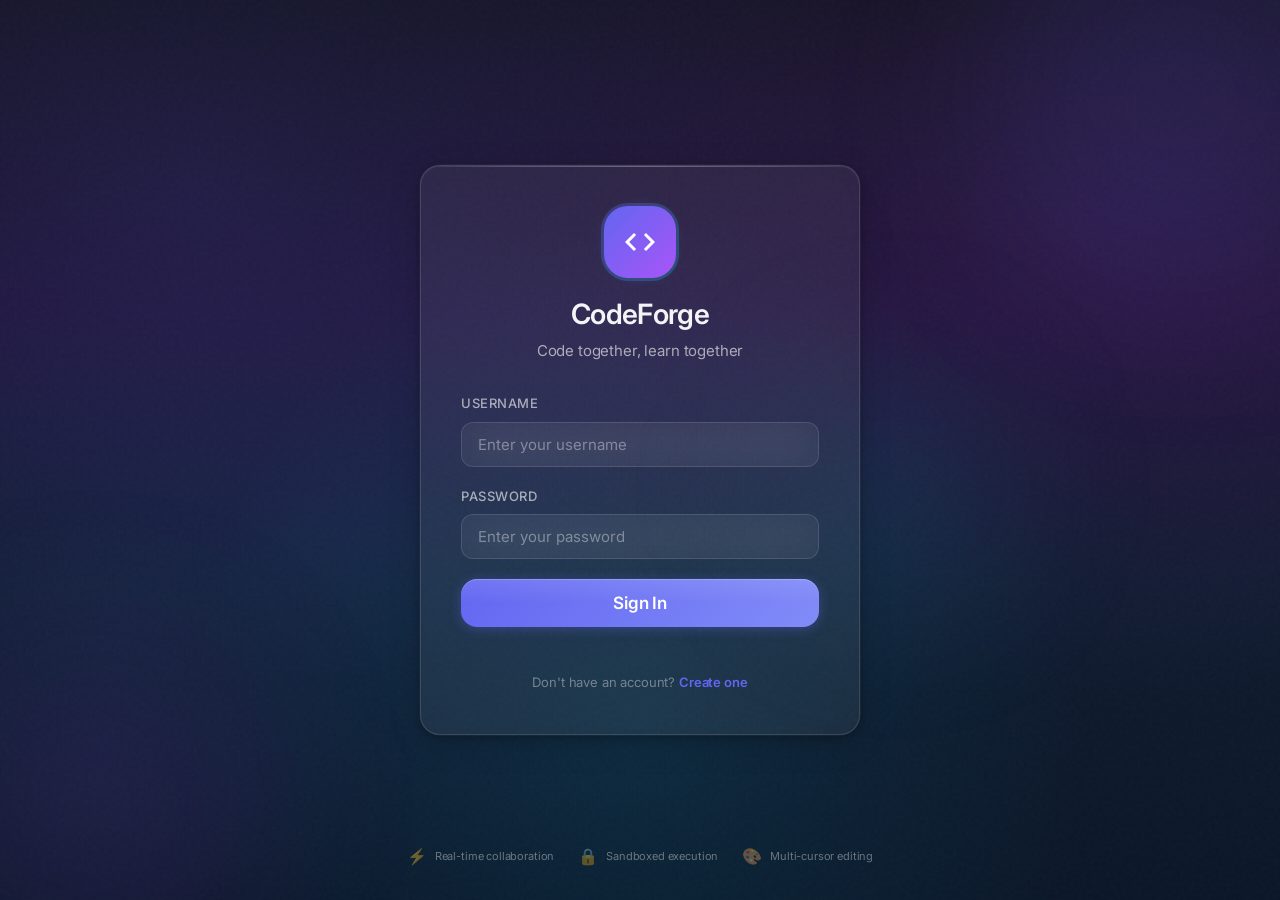
<file: frontend/index.html>
<!DOCTYPE html>
<html lang="en">
<head>
  <meta charset="UTF-8">
  <meta name="viewport" content="width=device-width, initial-scale=1.0">
  <meta name="description" content="CodeForge — A real-time collaborative coding and debugging platform for students. Code together, learn together.">
  <title>CodeForge — Collaborative Coding Platform</title>
  <link rel="stylesheet" href="/frontend/css/liquid-glass.css">
  <link rel="stylesheet" href="/frontend/css/animations.css">
  <style>
    .auth-page {
      display: flex;
      align-items: center;
      justify-content: center;
      min-height: 100vh;
      padding: var(--space-6);
    }

    .auth-container {
      width: 100%;
      max-width: 440px;
      padding: var(--space-10);
    }

    .auth-header {
      text-align: center;
      margin-bottom: var(--space-8);
    }

    .auth-logo {
      display: inline-flex;
      align-items: center;
      justify-content: center;
      width: 72px;
      height: 72px;
      border-radius: var(--radius-2xl);
      background: linear-gradient(135deg, var(--color-primary), var(--color-secondary));
      margin-bottom: var(--space-5);
      position: relative;
    }

    .auth-logo svg {
      width: 36px;
      height: 36px;
      fill: white;
    }

    .auth-logo::before {
      content: '';
      position: absolute;
      inset: -3px;
      border-radius: calc(var(--radius-2xl) + 3px);
      background: linear-gradient(135deg, var(--color-primary), var(--color-accent));
      opacity: 0.3;
      z-index: -1;
      animation: logoFloat 4s ease-in-out infinite;
    }

    .auth-subtitle {
      font-size: var(--font-base);
      color: var(--text-secondary);
      margin-top: var(--space-2);
    }

    .auth-form {
      display: flex;
      flex-direction: column;
      gap: var(--space-5);
    }

    .auth-toggle {
      text-align: center;
      margin-top: var(--space-6);
    }

    .auth-toggle a {
      color: var(--color-primary);
      text-decoration: none;
      font-weight: 600;
      font-size: var(--font-sm);
      cursor: pointer;
      transition: color var(--transition-fast);
    }

    .auth-toggle a:hover {
      color: #818cf8;
    }

    .auth-error {
      padding: var(--space-3) var(--space-4);
      background: rgba(239, 68, 68, 0.1);
      border: 1px solid rgba(239, 68, 68, 0.2);
      border-radius: var(--radius-md);
      color: #fca5a5;
      font-size: var(--font-sm);
      text-align: center;
      animation: scaleIn 0.3s var(--ease-spring);
    }

    .features {
      position: fixed;
      bottom: var(--space-8);
      left: 50%;
      transform: translateX(-50%);
      display: flex;
      gap: var(--space-6);
    }

    .feature {
      display: flex;
      align-items: center;
      gap: var(--space-2);
      font-size: var(--font-xs);
      color: var(--text-tertiary);
    }

    .feature-icon {
      font-size: 16px;
    }

    .orb {
      position: fixed;
      border-radius: 50%;
      filter: blur(80px);
      pointer-events: none;
      z-index: -1;
    }

    .orb-1 {
      width: 400px;
      height: 400px;
      background: rgba(99, 102, 241, 0.12);
      top: -100px;
      right: -100px;
      animation: orbFloat1 20s ease-in-out infinite alternate;
    }

    .orb-2 {
      width: 350px;
      height: 350px;
      background: rgba(168, 85, 247, 0.10);
      bottom: -80px;
      left: -80px;
      animation: orbFloat2 25s ease-in-out infinite alternate;
    }

    .orb-3 {
      width: 250px;
      height: 250px;
      background: rgba(6, 182, 212, 0.08);
      top: 40%;
      left: 60%;
      animation: orbFloat3 18s ease-in-out infinite alternate;
    }

    @keyframes orbFloat1 {
      from { transform: translate(0, 0) scale(1); }
      to { transform: translate(-60px, 40px) scale(1.15); }
    }

    @keyframes orbFloat2 {
      from { transform: translate(0, 0) scale(1); }
      to { transform: translate(50px, -30px) scale(1.1); }
    }

    @keyframes orbFloat3 {
      from { transform: translate(0, 0) scale(1); }
      to { transform: translate(-40px, 50px) scale(0.9); }
    }
  </style>
</head>
<body>
  <div class="mesh-background"></div>

  <div class="orb orb-1"></div>
  <div class="orb orb-2"></div>
  <div class="orb orb-3"></div>

  <div class="toast-container" id="toastContainer"></div>

  <div class="auth-page page-enter" id="authPage">
    <div class="auth-container glass" id="authContainer">
      <div class="auth-header">
        <div class="auth-logo logo-glow">
          <svg viewBox="0 0 24 24" xmlns="http://www.w3.org/2000/svg">
            <path d="M9.4 16.6L4.8 12l4.6-4.6L8 6l-6 6 6 6 1.4-1.4zm5.2 0L19.2 12l-4.6-4.6L16 6l6 6-6 6-1.4-1.4z"/>
          </svg>
        </div>
        <h1 class="text-title">CodeForge</h1>
        <p class="auth-subtitle">Code together, learn together</p>
      </div>

      <div class="auth-error hidden" id="authError"></div>

      <form class="auth-form" id="loginForm">
        <div class="input-group">
          <label class="input-label" for="loginUsername">Username</label>
          <input class="input" type="text" id="loginUsername" placeholder="Enter your username" required autocomplete="username">
        </div>

        <div class="input-group">
          <label class="input-label" for="loginPassword">Password</label>
          <input class="input" type="password" id="loginPassword" placeholder="Enter your password" required autocomplete="current-password">
        </div>

        <button class="btn btn-primary btn-lg w-full" type="submit" id="loginBtn">
          Sign In
        </button>

        <div class="auth-toggle">
          <span style="color: var(--text-tertiary); font-size: var(--font-sm);">Don't have an account? </span>
          <a id="showRegister">Create one</a>
        </div>
      </form>

      <form class="auth-form hidden" id="registerForm">
        <div class="input-group">
          <label class="input-label" for="regDisplayName">Display Name</label>
          <input class="input" type="text" id="regDisplayName" placeholder="How others will see you" required>
        </div>

        <div class="input-group">
          <label class="input-label" for="regUsername">Username</label>
          <input class="input" type="text" id="regUsername" placeholder="Choose a unique username" required autocomplete="username">
        </div>

        <div class="input-group">
          <label class="input-label" for="regEmail">Email</label>
          <input class="input" type="email" id="regEmail" placeholder="your@email.com" required autocomplete="email">
        </div>

        <div class="input-group">
          <label class="input-label" for="regPassword">Password</label>
          <input class="input" type="password" id="regPassword" placeholder="At least 6 characters" required autocomplete="new-password" minlength="6">
        </div>

        <button class="btn btn-primary btn-lg w-full" type="submit" id="registerBtn">
          Create Account
        </button>

        <div class="auth-toggle">
          <span style="color: var(--text-tertiary); font-size: var(--font-sm);">Already have an account? </span>
          <a id="showLogin">Sign in</a>
        </div>
      </form>
    </div>
  </div>

  <div class="features">
    <div class="feature">
      <span class="feature-icon">⚡</span>
      <span>Real-time collaboration</span>
    </div>
    <div class="feature">
      <span class="feature-icon">🔒</span>
      <span>Sandboxed execution</span>
    </div>
    <div class="feature">
      <span class="feature-icon">🎨</span>
      <span>Multi-cursor editing</span>
    </div>
  </div>

  <script src="/frontend/js/app.js"></script>
</body>
</html>
</file>
<file: frontend/css/liquid-glass.css>
@import url('https://fonts.googleapis.com/css2?family=Inter:wght@300;400;500;600;700;800&display=swap');

:root {
  --sf-font: -apple-system, 'SF Pro Display', 'SF Pro Text', 'Inter', 'Helvetica Neue', sans-serif;
  --sf-mono: 'SF Mono', 'Fira Code', 'JetBrains Mono', 'Cascadia Code', monospace;
  --font-xs: 0.6875rem;
  --font-sm: 0.8125rem;
  --font-base: 0.9375rem;
  --font-md: 1.0625rem;
  --font-lg: 1.375rem;
  --font-xl: 1.75rem;
  --font-2xl: 2.25rem;
  --font-3xl: 3rem;

  --tracking-tight: -0.022em;
  --tracking-normal: -0.01em;
  --tracking-wide: 0.04em;

  --glass-bg: rgba(255, 255, 255, 0.06);
  --glass-bg-hover: rgba(255, 255, 255, 0.10);
  --glass-bg-active: rgba(255, 255, 255, 0.14);
  --glass-bg-elevated: rgba(255, 255, 255, 0.09);
  --glass-border: rgba(255, 255, 255, 0.12);
  --glass-border-bright: rgba(255, 255, 255, 0.22);
  --glass-blur: blur(40px) saturate(180%);
  --glass-blur-sm: blur(20px) saturate(150%);
  --glass-blur-lg: blur(60px) saturate(200%);

  --glass-shadow: 
    0 0 0 0.5px rgba(255, 255, 255, 0.08),
    0 2px 8px rgba(0, 0, 0, 0.25),
    0 8px 32px rgba(0, 0, 0, 0.18),
    inset 0 1px 0 rgba(255, 255, 255, 0.06);
  --glass-shadow-hover:
    0 0 0 0.5px rgba(255, 255, 255, 0.12),
    0 4px 16px rgba(0, 0, 0, 0.3),
    0 12px 48px rgba(0, 0, 0, 0.22),
    inset 0 1px 0 rgba(255, 255, 255, 0.08);
  --glass-shadow-elevated:
    0 0 0 0.5px rgba(255, 255, 255, 0.15),
    0 8px 32px rgba(0, 0, 0, 0.35),
    0 24px 80px rgba(0, 0, 0, 0.25),
    inset 0 1px 0 rgba(255, 255, 255, 0.10);

  --color-primary: #6366f1;
  --color-primary-glow: rgba(99, 102, 241, 0.4);
  --color-secondary: #a855f7;
  --color-accent: #06b6d4;
  --color-accent-glow: rgba(6, 182, 212, 0.3);
  --color-success: #10b981;
  --color-warning: #f59e0b;
  --color-error: #ef4444;
  --color-info: #3b82f6;

  --text-primary: rgba(255, 255, 255, 0.95);
  --text-secondary: rgba(255, 255, 255, 0.60);
  --text-tertiary: rgba(255, 255, 255, 0.38);
  --text-inverse: rgba(0, 0, 0, 0.85);

  --bg-primary: #0a0a0f;
  --bg-secondary: #111118;
  --bg-mesh-1: #0f0f1a;
  --bg-mesh-2: #1a0f2e;
  --bg-mesh-3: #0f1a2e;
  --bg-mesh-4: #0a1628;

  --radius-sm: 8px;
  --radius-md: 12px;
  --radius-lg: 16px;
  --radius-xl: 20px;
  --radius-2xl: 24px;
  --radius-pill: 100px;

  --space-1: 4px;
  --space-2: 8px;
  --space-3: 12px;
  --space-4: 16px;
  --space-5: 20px;
  --space-6: 24px;
  --space-8: 32px;
  --space-10: 40px;
  --space-12: 48px;

  --ease-out: cubic-bezier(0.25, 0.46, 0.45, 0.94);
  --ease-spring: cubic-bezier(0.34, 1.56, 0.64, 1);
  --ease-smooth: cubic-bezier(0.4, 0, 0.2, 1);
  --transition-fast: 150ms var(--ease-out);
  --transition-base: 250ms var(--ease-out);
  --transition-slow: 400ms var(--ease-out);
  --transition-spring: 500ms var(--ease-spring);
}


*, *::before, *::after {
  margin: 0;
  padding: 0;
  box-sizing: border-box;
}

html {
  font-size: 16px;
  -webkit-font-smoothing: antialiased;
  -moz-osx-font-smoothing: grayscale;
  text-rendering: optimizeLegibility;
}

body {
  font-family: var(--sf-font);
  font-size: var(--font-base);
  font-weight: 400;
  letter-spacing: var(--tracking-normal);
  line-height: 1.5;
  color: var(--text-primary);
  background: var(--bg-primary);
  overflow: hidden;
  height: 100vh;
  width: 100vw;
}


.mesh-background {
  position: fixed;
  top: 0;
  left: 0;
  width: 100vw;
  height: 100vh;
  z-index: -1;
  background:
    radial-gradient(ellipse at 15% 20%, rgba(99, 102, 241, 0.15) 0%, transparent 50%),
    radial-gradient(ellipse at 85% 25%, rgba(168, 85, 247, 0.12) 0%, transparent 50%),
    radial-gradient(ellipse at 50% 80%, rgba(6, 182, 212, 0.10) 0%, transparent 50%),
    radial-gradient(ellipse at 25% 60%, rgba(59, 130, 246, 0.08) 0%, transparent 50%),
    linear-gradient(180deg, var(--bg-mesh-1) 0%, var(--bg-mesh-2) 35%, var(--bg-mesh-3) 65%, var(--bg-mesh-4) 100%);
  animation: meshShift 25s ease-in-out infinite alternate;
}

@keyframes meshShift {
  0% {
    background-position: 0% 0%, 100% 0%, 50% 100%, 0% 50%;
  }
  100% {
    background-position: 20% 10%, 80% 30%, 40% 90%, 10% 60%;
  }
}

.mesh-background::after {
  content: '';
  position: absolute;
  top: 0;
  left: 0;
  width: 100%;
  height: 100%;
  opacity: 0.03;
  background-image: url("data:image/svg+xml,%3Csvg viewBox='0 0 256 256' xmlns='http://www.w3.org/2000/svg'%3E%3Cfilter id='noiseFilter'%3E%3CfeTurbulence type='fractalNoise' baseFrequency='0.9' numOctaves='4' stitchTiles='stitch'/%3E%3C/filter%3E%3Crect width='100%25' height='100%25' filter='url(%23noiseFilter)'/%3E%3C/svg%3E");
}


.glass {
  background: var(--glass-bg);
  backdrop-filter: var(--glass-blur);
  -webkit-backdrop-filter: var(--glass-blur);
  border: 1px solid var(--glass-border);
  border-radius: var(--radius-xl);
  box-shadow: var(--glass-shadow);
  position: relative;
  overflow: hidden;
  transition: 
    background var(--transition-base),
    border-color var(--transition-base),
    box-shadow var(--transition-slow),
    transform var(--transition-spring);
}

.glass::before {
  content: '';
  position: absolute;
  top: 0;
  left: 0;
  right: 0;
  height: 1px;
  background: linear-gradient(
    90deg,
    transparent 0%,
    rgba(255, 255, 255, 0.15) 20%,
    rgba(255, 255, 255, 0.25) 50%,
    rgba(255, 255, 255, 0.15) 80%,
    transparent 100%
  );
  z-index: 1;
  pointer-events: none;
}

.glass:hover {
  background: var(--glass-bg-hover);
  border-color: var(--glass-border-bright);
  box-shadow: var(--glass-shadow-hover);
}

.glass-elevated {
  background: var(--glass-bg-elevated);
  box-shadow: var(--glass-shadow-elevated);
}


.glass-card {
  padding: var(--space-6);
  cursor: pointer;
  transition: 
    transform var(--transition-spring),
    box-shadow var(--transition-slow);
}

.glass-card:hover {
  transform: translateY(-2px);
}

.glass-card:active {
  transform: translateY(0) scale(0.98);
}


.text-hero {
  font-size: var(--font-3xl);
  font-weight: 700;
  letter-spacing: var(--tracking-tight);
  line-height: 1.1;
  background: linear-gradient(135deg, #ffffff 0%, rgba(255,255,255,0.7) 100%);
  -webkit-background-clip: text;
  -webkit-text-fill-color: transparent;
  background-clip: text;
}

.text-title {
  font-size: var(--font-xl);
  font-weight: 600;
  letter-spacing: var(--tracking-tight);
  line-height: 1.2;
}

.text-heading {
  font-size: var(--font-lg);
  font-weight: 600;
  letter-spacing: var(--tracking-tight);
}

.text-body {
  font-size: var(--font-base);
  font-weight: 400;
  color: var(--text-secondary);
  line-height: 1.6;
}

.text-caption {
  font-size: var(--font-sm);
  font-weight: 400;
  color: var(--text-tertiary);
  letter-spacing: var(--tracking-wide);
  text-transform: uppercase;
}

.text-mono {
  font-family: var(--sf-mono);
  font-size: var(--font-sm);
}


.btn {
  display: inline-flex;
  align-items: center;
  justify-content: center;
  gap: var(--space-2);
  padding: 10px 20px;
  font-family: var(--sf-font);
  font-size: var(--font-sm);
  font-weight: 600;
  letter-spacing: var(--tracking-normal);
  border: none;
  border-radius: var(--radius-md);
  cursor: pointer;
  user-select: none;
  transition: all var(--transition-base);
  position: relative;
  overflow: hidden;
}

.btn::after {
  content: '';
  position: absolute;
  inset: 0;
  background: linear-gradient(180deg, rgba(255,255,255,0.1) 0%, transparent 50%);
  pointer-events: none;
}

.btn-primary {
  background: linear-gradient(135deg, var(--color-primary) 0%, #818cf8 100%);
  color: white;
  box-shadow: 
    0 2px 12px rgba(99, 102, 241, 0.35),
    inset 0 1px 0 rgba(255, 255, 255, 0.2);
}

.btn-primary:hover {
  transform: translateY(-1px);
  box-shadow: 
    0 4px 20px rgba(99, 102, 241, 0.5),
    inset 0 1px 0 rgba(255, 255, 255, 0.25);
}

.btn-primary:active {
  transform: translateY(0) scale(0.98);
}

.btn-glass {
  background: var(--glass-bg);
  backdrop-filter: var(--glass-blur-sm);
  -webkit-backdrop-filter: var(--glass-blur-sm);
  border: 1px solid var(--glass-border);
  color: var(--text-primary);
  box-shadow: var(--glass-shadow);
}

.btn-glass:hover {
  background: var(--glass-bg-hover);
  border-color: var(--glass-border-bright);
}

.btn-danger {
  background: linear-gradient(135deg, var(--color-error) 0%, #f87171 100%);
  color: white;
  box-shadow: 0 2px 12px rgba(239, 68, 68, 0.35);
}

.btn-sm {
  padding: 6px 14px;
  font-size: var(--font-xs);
  border-radius: var(--radius-sm);
}

.btn-lg {
  padding: 14px 28px;
  font-size: var(--font-md);
  border-radius: var(--radius-lg);
}

.btn-icon {
  width: 36px;
  height: 36px;
  padding: 0;
  border-radius: var(--radius-md);
}

.btn-icon.btn-sm {
  width: 28px;
  height: 28px;
}


.input-group {
  display: flex;
  flex-direction: column;
  gap: var(--space-2);
}

.input-label {
  font-size: var(--font-sm);
  font-weight: 500;
  color: var(--text-secondary);
  letter-spacing: var(--tracking-wide);
  text-transform: uppercase;
}

.input {
  width: 100%;
  padding: 12px 16px;
  font-family: var(--sf-font);
  font-size: var(--font-base);
  color: var(--text-primary);
  background: rgba(255, 255, 255, 0.04);
  border: 1px solid var(--glass-border);
  border-radius: var(--radius-md);
  outline: none;
  transition: all var(--transition-base);
  backdrop-filter: var(--glass-blur-sm);
  -webkit-backdrop-filter: var(--glass-blur-sm);
}

.input::placeholder {
  color: var(--text-tertiary);
}

.input:focus {
  border-color: var(--color-primary);
  background: rgba(255, 255, 255, 0.07);
  box-shadow: 
    0 0 0 3px rgba(99, 102, 241, 0.15),
    0 0 20px rgba(99, 102, 241, 0.08);
}

.input:hover:not(:focus) {
  border-color: rgba(255, 255, 255, 0.2);
  background: rgba(255, 255, 255, 0.06);
}


.status-dot {
  width: 8px;
  height: 8px;
  border-radius: 50%;
  display: inline-block;
}

.status-dot.online {
  background: var(--color-success);
  box-shadow: 0 0 8px rgba(16, 185, 129, 0.6);
  animation: pulse-glow 2s ease-in-out infinite;
}

.status-dot.offline {
  background: var(--text-tertiary);
}

@keyframes pulse-glow {
  0%, 100% { box-shadow: 0 0 4px rgba(16, 185, 129, 0.4); }
  50% { box-shadow: 0 0 12px rgba(16, 185, 129, 0.8); }
}


.badge {
  display: inline-flex;
  align-items: center;
  gap: var(--space-1);
  padding: 3px 10px;
  font-size: var(--font-xs);
  font-weight: 600;
  border-radius: var(--radius-pill);
  background: rgba(99, 102, 241, 0.15);
  color: #a5b4fc;
  border: 1px solid rgba(99, 102, 241, 0.2);
}

.badge-success {
  background: rgba(16, 185, 129, 0.15);
  color: #6ee7b7;
  border-color: rgba(16, 185, 129, 0.2);
}

.badge-error {
  background: rgba(239, 68, 68, 0.15);
  color: #fca5a5;
  border-color: rgba(239, 68, 68, 0.2);
}

.badge-warning {
  background: rgba(245, 158, 11, 0.15);
  color: #fcd34d;
  border-color: rgba(245, 158, 11, 0.2);
}


::-webkit-scrollbar {
  width: 6px;
  height: 6px;
}

::-webkit-scrollbar-track {
  background: transparent;
}

::-webkit-scrollbar-thumb {
  background: rgba(255, 255, 255, 0.1);
  border-radius: 3px;
}

::-webkit-scrollbar-thumb:hover {
  background: rgba(255, 255, 255, 0.2);
}


.divider {
  border: none;
  height: 1px;
  background: linear-gradient(
    90deg,
    transparent 0%,
    var(--glass-border) 30%,
    var(--glass-border) 70%,
    transparent 100%
  );
  margin: var(--space-4) 0;
}


.avatar {
  width: 32px;
  height: 32px;
  border-radius: 50%;
  display: flex;
  align-items: center;
  justify-content: center;
  font-size: var(--font-sm);
  font-weight: 700;
  color: white;
  border: 2px solid rgba(255, 255, 255, 0.15);
  flex-shrink: 0;
}

.avatar-sm { width: 24px; height: 24px; font-size: var(--font-xs); }
.avatar-lg { width: 40px; height: 40px; font-size: var(--font-base); }

.avatar-stack {
  display: flex;
}

.avatar-stack .avatar {
  margin-left: -8px;
  border: 2px solid var(--bg-primary);
}

.avatar-stack .avatar:first-child {
  margin-left: 0;
}


.spinner {
  width: 20px;
  height: 20px;
  border: 2px solid rgba(255, 255, 255, 0.1);
  border-top-color: var(--color-primary);
  border-radius: 50%;
  animation: spin 0.8s linear infinite;
}

@keyframes spin {
  to { transform: rotate(360deg); }
}


.toast-container {
  position: fixed;
  top: var(--space-6);
  right: var(--space-6);
  z-index: 10000;
  display: flex;
  flex-direction: column;
  gap: var(--space-3);
}

.toast {
  padding: var(--space-3) var(--space-5);
  border-radius: var(--radius-lg);
  font-size: var(--font-sm);
  font-weight: 500;
  animation: toastIn 0.4s var(--ease-spring);
  max-width: 360px;
}

.toast-success {
  background: rgba(16, 185, 129, 0.15);
  border: 1px solid rgba(16, 185, 129, 0.3);
  color: #6ee7b7;
  backdrop-filter: var(--glass-blur-sm);
}

.toast-error {
  background: rgba(239, 68, 68, 0.15);
  border: 1px solid rgba(239, 68, 68, 0.3);
  color: #fca5a5;
  backdrop-filter: var(--glass-blur-sm);
}

@keyframes toastIn {
  from {
    transform: translateX(100%) scale(0.8);
    opacity: 0;
  }
  to {
    transform: translateX(0) scale(1);
    opacity: 1;
  }
}


.flex { display: flex; }
.flex-col { flex-direction: column; }
.items-center { align-items: center; }
.justify-center { justify-content: center; }
.justify-between { justify-content: space-between; }
.gap-1 { gap: var(--space-1); }
.gap-2 { gap: var(--space-2); }
.gap-3 { gap: var(--space-3); }
.gap-4 { gap: var(--space-4); }
.gap-6 { gap: var(--space-6); }
.flex-1 { flex: 1; }
.w-full { width: 100%; }
.h-full { height: 100%; }
.hidden { display: none !important; }
.truncate { overflow: hidden; text-overflow: ellipsis; white-space: nowrap; }
</file>
<file: frontend/css/animations.css>
.page-enter {
  animation: pageEnter 0.6s var(--ease-out) forwards;
}

.page-exit {
  animation: pageExit 0.4s var(--ease-out) forwards;
}

@keyframes pageEnter {
  from {
    opacity: 0;
    transform: translateY(20px) scale(0.98);
    filter: blur(4px);
  }
  to {
    opacity: 1;
    transform: translateY(0) scale(1);
    filter: blur(0);
  }
}

@keyframes pageExit {
  from {
    opacity: 1;
    transform: translateY(0) scale(1);
  }
  to {
    opacity: 0;
    transform: translateY(-10px) scale(0.98);
    filter: blur(4px);
  }
}


.fade-in {
  animation: fadeIn 0.5s var(--ease-out) forwards;
}

.slide-up {
  animation: slideUp 0.5s var(--ease-out) forwards;
}

.slide-down {
  animation: slideDown 0.4s var(--ease-out) forwards;
}

.slide-left {
  animation: slideLeft 0.4s var(--ease-out) forwards;
}

.scale-in {
  animation: scaleIn 0.4s var(--ease-spring) forwards;
}

@keyframes fadeIn {
  from { opacity: 0; }
  to { opacity: 1; }
}

@keyframes slideUp {
  from {
    opacity: 0;
    transform: translateY(16px);
  }
  to {
    opacity: 1;
    transform: translateY(0);
  }
}

@keyframes slideDown {
  from {
    opacity: 0;
    transform: translateY(-16px);
  }
  to {
    opacity: 1;
    transform: translateY(0);
  }
}

@keyframes slideLeft {
  from {
    opacity: 0;
    transform: translateX(16px);
  }
  to {
    opacity: 1;
    transform: translateX(0);
  }
}

@keyframes scaleIn {
  from {
    opacity: 0;
    transform: scale(0.9);
  }
  to {
    opacity: 1;
    transform: scale(1);
  }
}


.stagger-1 { animation-delay: 50ms; }
.stagger-2 { animation-delay: 100ms; }
.stagger-3 { animation-delay: 150ms; }
.stagger-4 { animation-delay: 200ms; }
.stagger-5 { animation-delay: 250ms; }
.stagger-6 { animation-delay: 300ms; }


.glow-pulse {
  animation: glowPulse 2.5s ease-in-out infinite;
}

@keyframes glowPulse {
  0%, 100% {
    box-shadow: 
      0 0 4px rgba(99, 102, 241, 0.2),
      0 0 16px rgba(99, 102, 241, 0.1);
  }
  50% {
    box-shadow: 
      0 0 8px rgba(99, 102, 241, 0.4),
      0 0 32px rgba(99, 102, 241, 0.2);
  }
}


.typing-indicator {
  display: flex;
  gap: 4px;
  align-items: center;
}

.typing-indicator span {
  width: 6px;
  height: 6px;
  border-radius: 50%;
  background: var(--text-tertiary);
  animation: typingBounce 1.4s ease-in-out infinite;
}

.typing-indicator span:nth-child(2) { animation-delay: 0.2s; }
.typing-indicator span:nth-child(3) { animation-delay: 0.4s; }

@keyframes typingBounce {
  0%, 60%, 100% { transform: translateY(0); opacity: 0.4; }
  30% { transform: translateY(-6px); opacity: 1; }
}


.shimmer {
  background: linear-gradient(
    90deg,
    rgba(255, 255, 255, 0.03) 0%,
    rgba(255, 255, 255, 0.08) 50%,
    rgba(255, 255, 255, 0.03) 100%
  );
  background-size: 200% 100%;
  animation: shimmer 1.5s ease-in-out infinite;
  border-radius: var(--radius-md);
}

@keyframes shimmer {
  from { background-position: 200% 0; }
  to { background-position: -200% 0; }
}


.remote-cursor {
  position: absolute;
  width: 2px;
  pointer-events: none;
  z-index: 100;
  animation: cursorBlink 1.2s step-end infinite;
}

.remote-cursor-label {
  position: absolute;
  top: -20px;
  left: 0;
  padding: 1px 6px;
  font-size: 10px;
  font-weight: 600;
  color: white;
  border-radius: 3px 3px 3px 0;
  white-space: nowrap;
  pointer-events: none;
  animation: labelFadeIn 0.3s var(--ease-out);
}

@keyframes cursorBlink {
  0%, 100% { opacity: 1; }
  50% { opacity: 0.4; }
}

@keyframes labelFadeIn {
  from { opacity: 0; transform: translateY(4px); }
  to { opacity: 1; transform: translateY(0); }
}


.ripple {
  position: absolute;
  border-radius: 50%;
  background: rgba(255, 255, 255, 0.15);
  transform: scale(0);
  animation: rippleEffect 0.6s linear;
  pointer-events: none;
}

@keyframes rippleEffect {
  to {
    transform: scale(4);
    opacity: 0;
  }
}


.modal-backdrop {
  position: fixed;
  inset: 0;
  background: rgba(0, 0, 0, 0.5);
  backdrop-filter: blur(8px);
  -webkit-backdrop-filter: blur(8px);
  z-index: 9000;
  animation: fadeIn 0.25s var(--ease-out);
}

.modal {
  position: fixed;
  top: 50%;
  left: 50%;
  transform: translate(-50%, -50%);
  z-index: 9001;
  animation: modalIn 0.4s var(--ease-spring);
  max-width: 480px;
  width: 90%;
}

@keyframes modalIn {
  from {
    opacity: 0;
    transform: translate(-50%, -48%) scale(0.95);
  }
  to {
    opacity: 1;
    transform: translate(-50%, -50%) scale(1);
  }
}


.logo-glow {
  position: relative;
}

.logo-glow::after {
  content: '';
  position: absolute;
  inset: -10px;
  background: radial-gradient(circle, rgba(99, 102, 241, 0.3) 0%, transparent 70%);
  border-radius: 50%;
  animation: logoFloat 4s ease-in-out infinite;
  z-index: -1;
}

@keyframes logoFloat {
  0%, 100% { transform: scale(1); opacity: 0.5; }
  50% { transform: scale(1.1); opacity: 0.8; }
}


.connection-bar {
  transition: all 0.3s var(--ease-out);
  overflow: hidden;
}

.connection-bar.connected {
  max-height: 0;
  opacity: 0;
}

.connection-bar.disconnected {
  max-height: 40px;
  opacity: 1;
}
</file>
